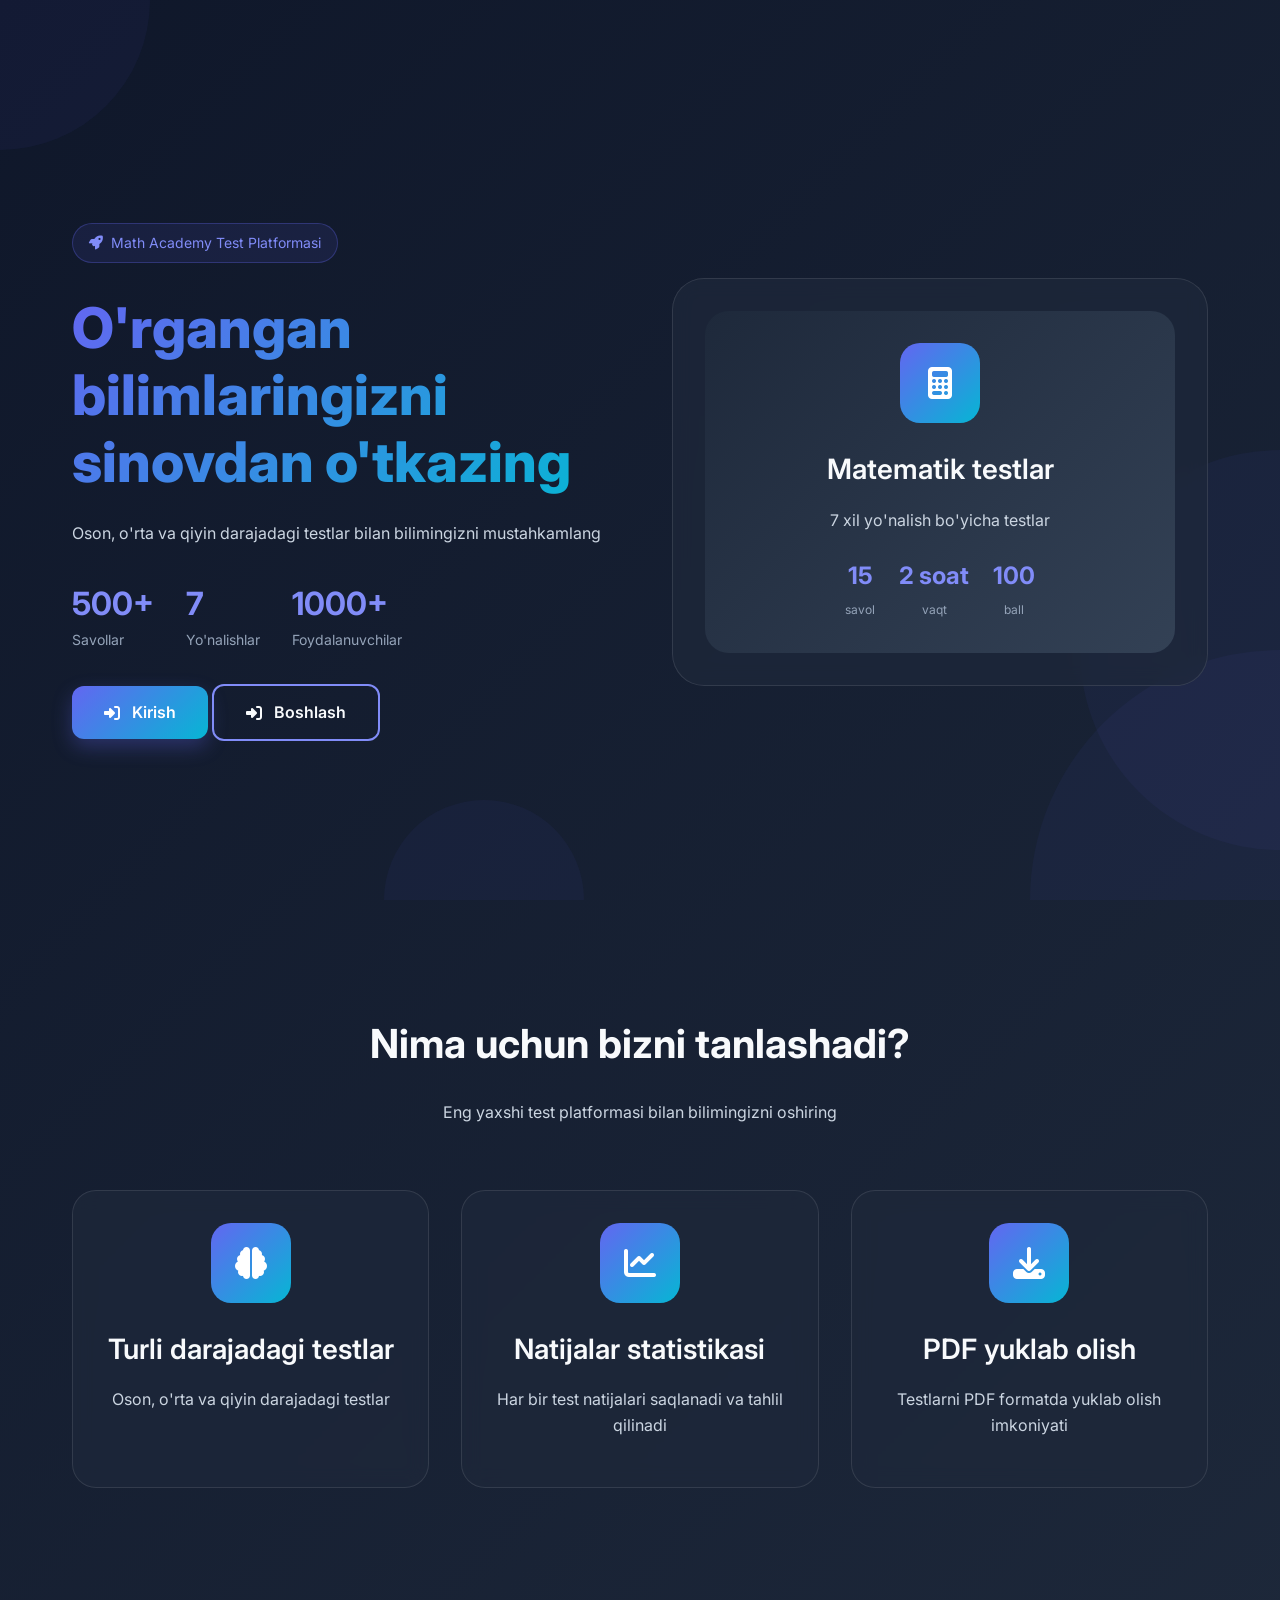
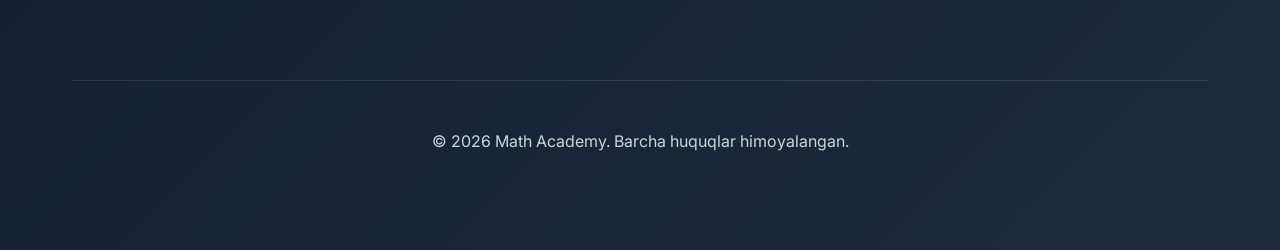
<file: index.html>
<!DOCTYPE html>
<html lang="uz">
<head>
  <meta charset="UTF-8">
  <meta name="viewport" content="width=device-width, initial-scale=1.0">
  <title>Math Academy | Test Platformasi</title>
  <link href="https://fonts.googleapis.com/css2?family=Inter:wght@400;500;600;700;800&display=swap" rel="stylesheet">
  <link rel="stylesheet" href="https://cdnjs.cloudflare.com/ajax/libs/font-awesome/6.4.0/css/all.min.css">
  <link rel="stylesheet" href="style.css">
  <style>
    .hero {
      min-height: 100vh;
      display: flex;
      align-items: center;
    }
    
    .hero-content {
      display: grid;
      grid-template-columns: 1fr 1fr;
      gap: 4rem;
      align-items: center;
    }
    
    .hero-badge {
      display: inline-flex;
      align-items: center;
      gap: 0.5rem;
      padding: 0.5rem 1rem;
      background: rgba(99, 102, 241, 0.1);
      border: 1px solid rgba(99, 102, 241, 0.3);
      border-radius: 9999px;
      color: var(--primary-light);
      font-size: 0.875rem;
      margin-bottom: 2rem;
    }
    
    .hero-stats {
      display: flex;
      gap: 2rem;
      margin: 2rem 0;
    }
    
    .stat-item {
      display: flex;
      flex-direction: column;
    }
    
    .stat-value {
      font-size: 2rem;
      font-weight: 700;
      color: var(--primary-light);
    }
    
    .stat-label {
      font-size: 0.875rem;
      color: var(--muted);
    }
    
    .hero-card {
      background: var(--card-bg);
      backdrop-filter: blur(10px);
      border: 1px solid var(--card-border);
      border-radius: 32px;
      padding: 2rem;
    }
    
    .hero-card-inner {
      background: linear-gradient(135deg, var(--dark-2), var(--dark-3));
      border-radius: 24px;
      padding: 2rem;
      text-align: center;
    }
    
    .hero-card-icon {
      width: 80px;
      height: 80px;
      margin: 0 auto 1.5rem;
      background: var(--gradient-primary);
      border-radius: 20px;
      display: flex;
      align-items: center;
      justify-content: center;
      font-size: 2rem;
      color: white;
    }
    
    .hero-card-stats {
      display: flex;
      justify-content: center;
      gap: 1.5rem;
      margin-top: 1.5rem;
    }
    
    .hero-card-stat .number {
      display: block;
      font-size: 1.5rem;
      font-weight: 700;
      color: var(--primary-light);
    }
    
    .hero-card-stat .label {
      font-size: 0.75rem;
      color: var(--muted);
    }
    
    .features-section {
      padding: 5rem 0;
    }
    
    .section-header {
      text-align: center;
      max-width: 600px;
      margin: 0 auto 4rem;
    }
    
    .feature-card {
      text-align: center;
      padding: 2rem;
    }
    
    .feature-icon {
      width: 80px;
      height: 80px;
      margin: 0 auto 1.5rem;
      background: var(--gradient-primary);
      border-radius: 20px;
      display: flex;
      align-items: center;
      justify-content: center;
      font-size: 2rem;
      color: white;
      transition: transform 0.3s ease;
    }
    
    .feature-card:hover .feature-icon {
      transform: rotate(360deg);
    }
    
    .footer {
      margin-top: 5rem;
      padding: 3rem 0;
      border-top: 1px solid var(--card-border);
      text-align: center;
      color: var(--muted);
    }
    
    @media (max-width: 768px) {
      .hero-content {
        grid-template-columns: 1fr;
        gap: 2rem;
      }
      
      .hero-stats {
        flex-direction: column;
        gap: 1rem;
      }
    }
  </style>
</head>
<body>
  <div class="animated-bg">
    <div class="bg-circle"></div>
    <div class="bg-circle"></div>
    <div class="bg-circle"></div>
    <div class="bg-circle"></div>
  </div>

  <div class="container">
    <section class="hero">
      <div class="hero-content">
        <div class="hero-left">
          <div class="hero-badge">
            <i class="fas fa-rocket"></i>
            Math Academy Test Platformasi
          </div>
          <h1>O'rgangan bilimlaringizni sinovdan o'tkazing</h1>
          <p>Oson, o'rta va qiyin darajadagi testlar bilan bilimingizni mustahkamlang</p>
          
          <div class="hero-stats">
            <div class="stat-item">
              <span class="stat-value">500+</span>
              <span class="stat-label">Savollar</span>
            </div>
            <div class="stat-item">
              <span class="stat-value">7</span>
              <span class="stat-label">Yo'nalishlar</span>
            </div>
            <div class="stat-item">
              <span class="stat-value">1000+</span>
              <span class="stat-label">Foydalanuvchilar</span>
            </div>
          </div>
          
          <div class="action-buttons">
            <a href="login.html" class="btn btn-primary btn-lg">
              <i class="fas fa-sign-in-alt"></i>
              Kirish
            </a>
            <a href="login.html" class="btn btn-outline btn-lg">
              <i class="fas fa-sign-in-alt"></i>
              Boshlash
            </a>
          </div>
        </div>
        
        <div class="hero-right">
          <div class="hero-card">
            <div class="hero-card-inner">
              <div class="hero-card-icon">
                <i class="fas fa-calculator"></i>
              </div>
              <h3>Matematik testlar</h3>
              <p>7 xil yo'nalish bo'yicha testlar</p>
              <div class="hero-card-stats">
                <div class="hero-card-stat">
                  <span class="number">15</span>
                  <span class="label">savol</span>
                </div>
                <div class="hero-card-stat">
                  <span class="number">2 soat</span>
                  <span class="label">vaqt</span>
                </div>
                <div class="hero-card-stat">
                  <span class="number">100</span>
                  <span class="label">ball</span>
                </div>
              </div>
            </div>
          </div>
        </div>
      </div>
    </section>

    <section class="features-section">
      <div class="section-header">
        <h2>Nima uchun bizni tanlashadi?</h2>
        <p>Eng yaxshi test platformasi bilan bilimingizni oshiring</p>
      </div>
      
      <div class="grid">
        <div class="card feature-card">
          <div class="feature-icon">
            <i class="fas fa-brain"></i>
          </div>
          <h3>Turli darajadagi testlar</h3>
          <p>Oson, o'rta va qiyin darajadagi testlar</p>
        </div>
        
        <div class="card feature-card">
          <div class="feature-icon">
            <i class="fas fa-chart-line"></i>
          </div>
          <h3>Natijalar statistikasi</h3>
          <p>Har bir test natijalari saqlanadi va tahlil qilinadi</p>
        </div>
        
        <div class="card feature-card">
          <div class="feature-icon">
            <i class="fas fa-download"></i>
          </div>
          <h3>PDF yuklab olish</h3>
          <p>Testlarni PDF formatda yuklab olish imkoniyati</p>
        </div>
      </div>
    </section>

    <footer class="footer">
      <p>&copy; 2026 Math Academy. Barcha huquqlar himoyalangan.</p>
    </footer>
  </div>
</body>
</html>
</file>
<file: style.css>
:root {
  --primary: #6366f1;
  --primary-dark: #4f46e5;
  --primary-light: #818cf8;
  --secondary: #06b6d4;
  --secondary-dark: #0891b2;
  --success: #10b981;
  --success-dark: #059669;
  --warning: #f59e0b;
  --danger: #ef4444;
  --danger-dark: #dc2626;
  --dark-1: #0f172a;
  --dark-2: #1e293b;
  --dark-3: #334155;
  --light-1: #f8fafc;
  --light-2: #e2e8f0;
  --light-3: #cbd5e1;
  --muted: #94a3b8;
  --card-bg: rgba(30, 41, 59, 0.7);
  --card-border: rgba(255, 255, 255, 0.1);
  --shadow-sm: 0 4px 6px -1px rgba(0, 0, 0, 0.1);
  --shadow-md: 0 10px 15px -3px rgba(0, 0, 0, 0.2);
  --shadow-lg: 0 20px 25px -5px rgba(0, 0, 0, 0.3);
  --shadow-xl: 0 25px 50px -12px rgba(0, 0, 0, 0.4);
  --gradient-primary: linear-gradient(135deg, var(--primary), var(--secondary));
  --gradient-success: linear-gradient(135deg, var(--success), #34d399);
  --gradient-warning: linear-gradient(135deg, var(--warning), #fbbf24);
  --gradient-danger: linear-gradient(135deg, var(--danger), #f87171);
}

* {
  margin: 0;
  padding: 0;
  box-sizing: border-box;
}

html {
  scroll-behavior: smooth;
}

body {
  font-family: 'Inter', -apple-system, BlinkMacSystemFont, 'Segoe UI', Roboto, sans-serif;
  background: linear-gradient(135deg, var(--dark-1), var(--dark-2));
  color: var(--light-1);
  min-height: 100vh;
  line-height: 1.6;
  position: relative;
  overflow-x: hidden;
}

.container {
  max-width: 1200px;
  margin: 0 auto;
  padding: 2rem;
  position: relative;
  z-index: 1;
}

/* Animated Background */
.animated-bg {
  position: fixed;
  top: 0;
  left: 0;
  width: 100%;
  height: 100%;
  z-index: -1;
  overflow: hidden;
}

.bg-circle {
  position: absolute;
  border-radius: 50%;
  background: rgba(99, 102, 241, 0.05);
  animation: float 20s infinite;
}

.bg-circle:nth-child(1) {
  width: 300px;
  height: 300px;
  top: -150px;
  left: -150px;
  animation-delay: 0s;
}

.bg-circle:nth-child(2) {
  width: 400px;
  height: 400px;
  top: 50%;
  right: -200px;
  animation-delay: -5s;
}

.bg-circle:nth-child(3) {
  width: 200px;
  height: 200px;
  bottom: -100px;
  left: 30%;
  animation-delay: -10s;
}

.bg-circle:nth-child(4) {
  width: 500px;
  height: 500px;
  bottom: -250px;
  right: -250px;
  animation-delay: -15s;
}

@keyframes float {
  0%, 100% {
    transform: translateY(0) rotate(0deg);
  }
  50% {
    transform: translateY(-50px) rotate(180deg);
  }
}

/* Typography */
h1 {
  font-size: 3.5rem;
  font-weight: 800;
  line-height: 1.2;
  margin-bottom: 1.5rem;
  background: var(--gradient-primary);
  -webkit-background-clip: text;
  -webkit-text-fill-color: transparent;
}

h2 {
  font-size: 2.5rem;
  font-weight: 700;
  margin-bottom: 1.5rem;
  color: var(--light-1);
}

h3 {
  font-size: 1.75rem;
  font-weight: 600;
  margin-bottom: 1rem;
  color: var(--light-1);
}

p {
  color: var(--light-3);
  margin-bottom: 1rem;
}

/* Buttons */
.btn {
  display: inline-flex;
  align-items: center;
  justify-content: center;
  gap: 0.75rem;
  padding: 0.875rem 2rem;
  border-radius: 12px;
  font-weight: 600;
  font-size: 1rem;
  text-decoration: none;
  cursor: pointer;
  border: none;
  transition: all 0.3s ease;
  position: relative;
  overflow: hidden;
}

.btn-primary {
  background: var(--gradient-primary);
  color: white;
  box-shadow: 0 8px 20px rgba(99, 102, 241, 0.3);
}

.btn-primary:hover {
  box-shadow: 0 12px 30px rgba(99, 102, 241, 0.5);
  transform: translateY(-2px);
}

.btn-success {
  background: var(--gradient-success);
  color: white;
  box-shadow: 0 8px 20px rgba(16, 185, 129, 0.3);
}

.btn-success:hover {
  box-shadow: 0 12px 30px rgba(16, 185, 129, 0.5);
  transform: translateY(-2px);
}

.btn-danger {
  background: var(--gradient-danger);
  color: white;
  box-shadow: 0 8px 20px rgba(239, 68, 68, 0.3);
}

.btn-danger:hover {
  box-shadow: 0 12px 30px rgba(239, 68, 68, 0.5);
  transform: translateY(-2px);
}

.btn-outline {
  background: transparent;
  border: 2px solid var(--primary-light);
  color: var(--light-1);
}

.btn-outline:hover {
  background: rgba(99, 102, 241, 0.1);
  border-color: var(--primary);
  transform: translateY(-2px);
}

.btn-ghost {
  background: transparent;
  color: var(--light-2);
  border: 1px solid var(--card-border);
}

.btn-ghost:hover {
  background: rgba(255, 255, 255, 0.05);
  color: var(--light-1);
}

.btn:disabled {
  opacity: 0.6;
  cursor: not-allowed;
}

/* Cards */
.card {
  background: var(--card-bg);
  backdrop-filter: blur(10px);
  border: 1px solid var(--card-border);
  border-radius: 24px;
  padding: 2rem;
  transition: all 0.3s ease;
  margin-bottom: 2rem;
}

.card:hover {
  transform: translateY(-5px);
  box-shadow: var(--shadow-xl);
  border-color: rgba(99, 102, 241, 0.3);
}

/* Forms */
.form-group {
  margin-bottom: 1.5rem;
}

.form-label {
  display: block;
  margin-bottom: 0.5rem;
  font-weight: 500;
  color: var(--light-2);
}

.form-label i {
  margin-right: 0.5rem;
  color: var(--primary);
}

.form-control {
  width: 100%;
  padding: 1rem 1.25rem;
  background: rgba(15, 23, 42, 0.6);
  border: 2px solid var(--card-border);
  border-radius: 16px;
  color: var(--light-1);
  font-size: 1rem;
  transition: all 0.3s ease;
}

.form-control:focus {
  outline: none;
  border-color: var(--primary);
  box-shadow: 0 0 0 4px rgba(99, 102, 241, 0.2);
  background: rgba(15, 23, 42, 0.8);
}

select.form-control {
  appearance: none;
  background-image: url("data:image/svg+xml,%3Csvg xmlns='http://www.w3.org/2000/svg' fill='none' viewBox='0 0 24 24' stroke='%2394a3b8'%3E%3Cpath stroke-linecap='round' stroke-linejoin='round' stroke-width='2' d='M19 9l-7 7-7-7'%3E%3C/path%3E%3C/svg%3E");
  background-repeat: no-repeat;
  background-position: right 1rem center;
  background-size: 1.5rem;
  padding-right: 3rem;
}

textarea.form-control {
  min-height: 100px;
  resize: vertical;
}

/* Tables */
.table-container {
  overflow-x: auto;
  border-radius: 20px;
  background: var(--card-bg);
  border: 1px solid var(--card-border);
}

table {
  width: 100%;
  border-collapse: collapse;
}

th {
  text-align: left;
  padding: 1.25rem 1rem;
  background: rgba(99, 102, 241, 0.1);
  color: var(--light-1);
  font-weight: 600;
  font-size: 0.875rem;
  text-transform: uppercase;
  letter-spacing: 0.05em;
}

td {
  padding: 1rem;
  border-bottom: 1px solid var(--card-border);
  color: var(--light-2);
}

tr:last-child td {
  border-bottom: none;
}

tr:hover td {
  background: rgba(255, 255, 255, 0.02);
}

/* Badges */
.badge {
  display: inline-flex;
  align-items: center;
  padding: 0.375rem 0.875rem;
  border-radius: 9999px;
  font-size: 0.75rem;
  font-weight: 600;
  text-transform: uppercase;
  letter-spacing: 0.025em;
}

.badge-primary {
  background: rgba(99, 102, 241, 0.1);
  color: var(--primary-light);
}

.badge-success {
  background: rgba(16, 185, 129, 0.1);
  color: var(--success);
}

.badge-warning {
  background: rgba(245, 158, 11, 0.1);
  color: var(--warning);
}

.badge-danger {
  background: rgba(239, 68, 68, 0.1);
  color: var(--danger);
}

/* Grid */
.grid {
  display: grid;
  grid-template-columns: repeat(auto-fit, minmax(300px, 1fr));
  gap: 2rem;
}

/* Loading Spinner */
.spinner {
  width: 40px;
  height: 40px;
  border: 3px solid var(--dark-3);
  border-top-color: var(--primary);
  border-radius: 50%;
  animation: spin 1s linear infinite;
  margin: 0 auto;
}

@keyframes spin {
  to {
    transform: rotate(360deg);
  }
}

/* Notifications */
.notification {
  position: fixed;
  top: 2rem;
  right: 2rem;
  padding: 1rem 1.5rem;
  background: var(--card-bg);
  backdrop-filter: blur(10px);
  border: 1px solid var(--card-border);
  border-radius: 16px;
  color: var(--light-1);
  font-weight: 500;
  box-shadow: var(--shadow-lg);
  z-index: 9999;
  transform: translateX(150%);
  transition: transform 0.3s ease;
  display: flex;
  align-items: center;
  gap: 1rem;
  max-width: 400px;
}

.notification.show {
  transform: translateX(0);
}

.notification i {
  font-size: 1.25rem;
}

.notification.success {
  border-left: 4px solid var(--success);
}

.notification.success i {
  color: var(--success);
}

.notification.error {
  border-left: 4px solid var(--danger);
}

.notification.error i {
  color: var(--danger);
}

.notification.info {
  border-left: 4px solid var(--primary);
}

.notification.info i {
  color: var(--primary);
}

/* Responsive */
@media (max-width: 768px) {
  h1 {
    font-size: 2.5rem;
  }
  
  h2 {
    font-size: 2rem;
  }
  
  .container {
    padding: 1rem;
  }
  
  .grid {
    grid-template-columns: 1fr;
  }
  
  .notification {
    left: 1rem;
    right: 1rem;
    max-width: none;
  }
}
</file>
